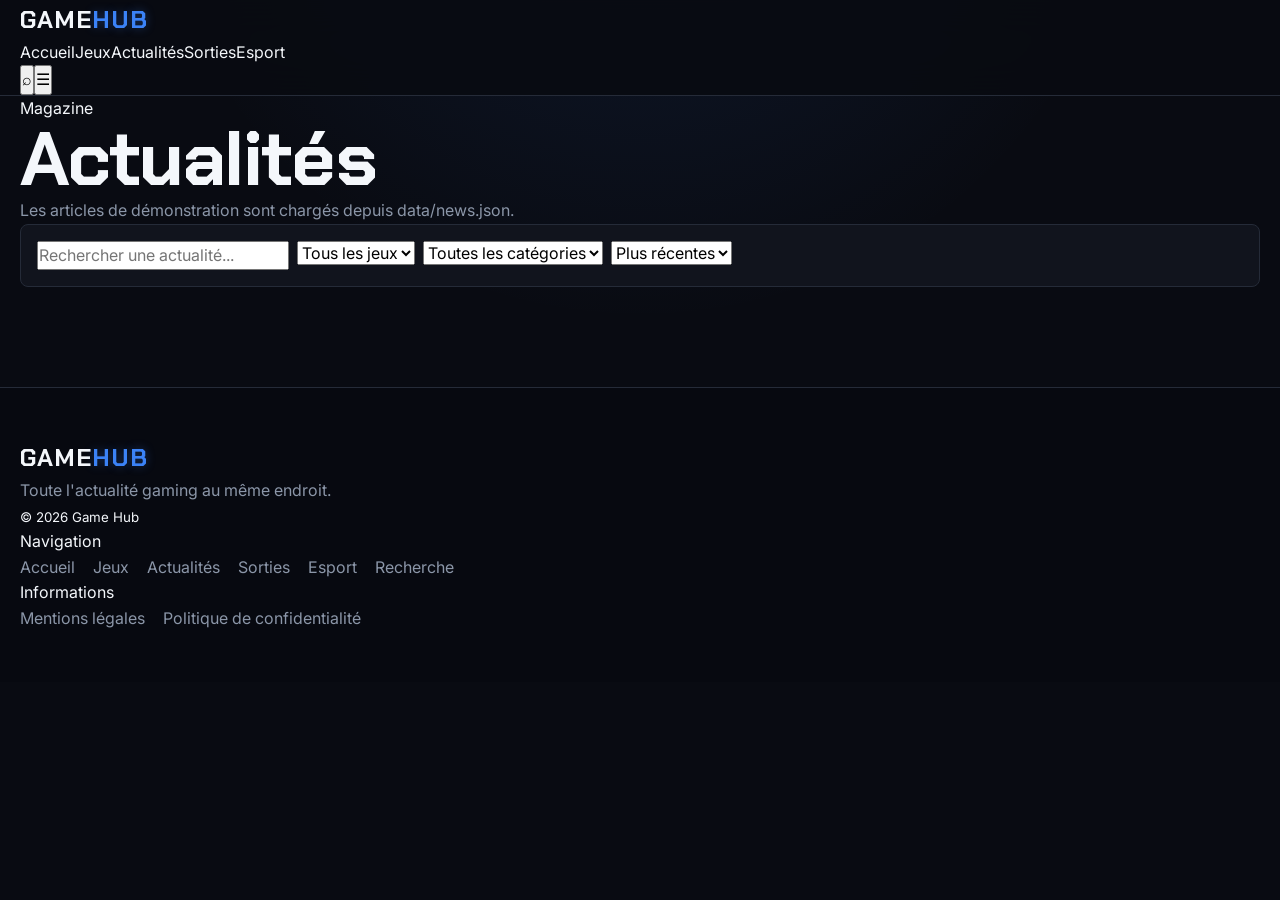
<file: actualites.html>
<!doctype html><html lang="fr"><head><meta charset="utf-8"><meta name="viewport" content="width=device-width,initial-scale=1"><title>Actualités gaming | GAME HUB</title><meta name="description" content="Toutes les actualités gaming de démonstration de GAME HUB."><meta name="robots" content="index,follow"><link rel="canonical" href="https://example.github.io/game-hub/"><meta property="og:title" content="Actualités gaming | GAME HUB"><meta property="og:description" content="Toutes les actualités gaming de démonstration de GAME HUB."><meta property="og:type" content="website"><link rel="stylesheet" href="css/style.css"><link rel="stylesheet" href="css/animations.css"></head><body><header class="site-header"><div class="container nav"><a class="logo" href="index.html">GAME<span>HUB</span></a><nav class="nav-links" aria-label="Navigation principale"><a href="index.html">Accueil</a><a href="jeux.html">Jeux</a><a href="actualites.html">Actualités</a><a href="sorties.html">Sorties</a><a href="esport.html">Esport</a></nav><div class="nav-actions"><button class="icon-btn" data-search aria-label="Ouvrir la recherche">⌕</button><button class="menu-btn" aria-label="Ouvrir le menu">☰</button></div></div></header><main class="container"><section class="page-head"><div class="eyebrow">Magazine</div><h1>Actualités</h1><p class="muted">Les articles de démonstration sont chargés depuis data/news.json.</p></section><div class="filters"><div class="filter-search"><input class="input" data-news-search placeholder="Rechercher une actualité..." aria-label="Rechercher une actualité"></div><div class="filter-control"><select class="select" data-news-game aria-label="Filtrer par jeu"><option value="">Tous les jeux</option></select></div><div class="filter-control"><select class="select" data-news-cat aria-label="Filtrer par catégorie"><option value="">Toutes les catégories</option></select></div><div class="filter-control"><select class="select" data-news-sort aria-label="Trier les actualités"><option value="recent">Plus récentes</option><option value="popular">Populaires</option></select></div></div><div class="grid news-grid" data-news-grid></div></main><footer class="site-footer"><div class="container footer-grid"><div><div class="logo">GAME<span>HUB</span></div><p>Toute l'actualité gaming au même endroit.</p><small>© 2026 Game Hub</small></div><div><div class="footer-title">Navigation</div><div class="footer-links"><a href="index.html">Accueil</a><a href="jeux.html">Jeux</a><a href="actualites.html">Actualités</a><a href="sorties.html">Sorties</a><a href="esport.html">Esport</a><a href="recherche.html">Recherche</a></div></div><div><div class="footer-title">Informations</div><div class="footer-links"><a href="mentions-legales.html">Mentions légales</a><a href="confidentialite.html">Politique de confidentialité</a></div></div></div></footer><script src="js/app.js"></script><script src="js/games.js"></script><script src="js/news.js"></script><script src="js/search.js"></script><script src="js/filters.js"></script><script src="js/game-page.js"></script></body></html>
</file>
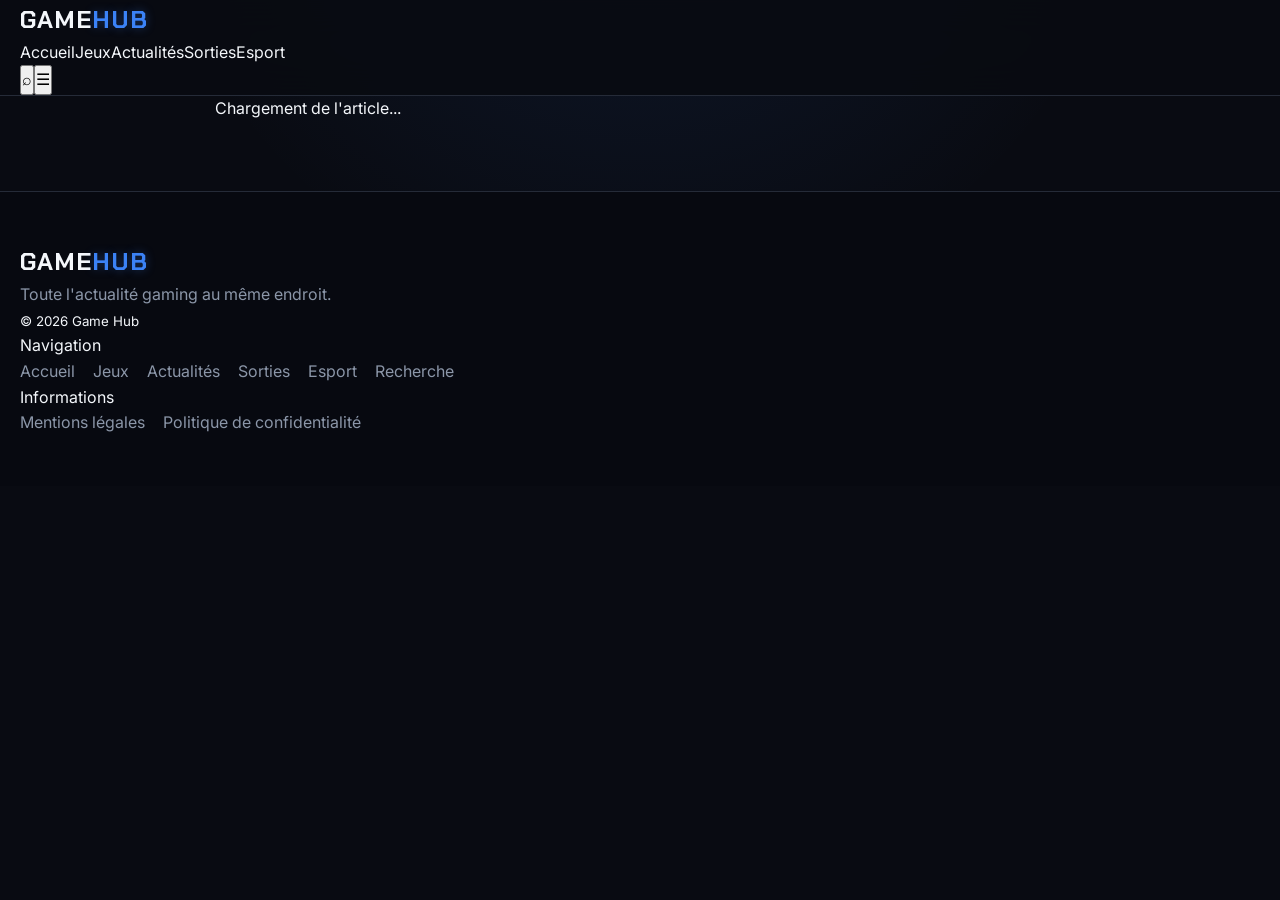
<file: article.html>
<!doctype html><html lang="fr"><head><meta charset="utf-8"><meta name="viewport" content="width=device-width,initial-scale=1"><title>Article | GAME HUB</title><meta name="description" content="Article dynamique de GAME HUB."><meta name="robots" content="index,follow"><link rel="canonical" href="https://example.github.io/game-hub/"><meta property="og:title" content="Article | GAME HUB"><meta property="og:description" content="Article dynamique de GAME HUB."><meta property="og:type" content="website"><link rel="stylesheet" href="css/style.css"><link rel="stylesheet" href="css/animations.css"></head><body><header class="site-header"><div class="container nav"><a class="logo" href="index.html">GAME<span>HUB</span></a><nav class="nav-links" aria-label="Navigation principale"><a href="index.html">Accueil</a><a href="jeux.html">Jeux</a><a href="actualites.html">Actualités</a><a href="sorties.html">Sorties</a><a href="esport.html">Esport</a></nav><div class="nav-actions"><button class="icon-btn" data-search aria-label="Ouvrir la recherche">⌕</button><button class="menu-btn" aria-label="Ouvrir le menu">☰</button></div></div></header><main class="container article" data-article><div class="empty">Chargement de l'article...</div></main><script>window.addEventListener('gh:ready',()=>{const root=document.querySelector('[data-article]');const a=GH.article(GH.params().get('id'));if(!a){root.innerHTML='<div class="empty"><h2>Article introuvable</h2><a class="btn btn-primary" href="actualites.html">Retour aux actualités</a></div>';return}const g=GH.game(a.game);document.title=`${a.title} | GAME HUB`;document.querySelector('meta[name="description"]')?.setAttribute('content',a.excerpt);const content=a.content.map(x=>x.type==='paragraph'?`<p>${GH.esc(x.text)}</p>`:x.type==='subtitle'?`<h2>${GH.esc(x.text)}</h2>`:x.type==='quote'?`<blockquote>${GH.esc(x.text)}</blockquote>`:x.type==='list'?`<ul>${x.items.map(i=>`<li>${GH.esc(i)}</li>`).join('')}</ul>`:'').join('');const similar=GH.news.filter(n=>n.id!==a.id&&(n.game===a.game||n.category===a.category)).slice(0,3);root.innerHTML=`<header class="article-header"><div class="eyebrow"><span class="pill">${GH.esc(a.category)}</span><span>${GH.esc(g?.name||a.game)}</span><span>•</span><span>${GH.formatDate(a.date)}</span></div><h1>${GH.esc(a.title)}</h1><p class="article-lead">${GH.esc(a.excerpt)}</p><div class="meta">Par ${GH.esc(a.author)} • ${GH.esc(a.readingTime)}</div><img src="${GH.esc(a.image)}" alt="${GH.esc(a.title)}" style="width:100%;aspect-ratio:16/8;object-fit:cover;border-radius:20px;margin-top:28px"></header><div class="article-content">${content}</div><section class="section"><div class="section-head"><h2 class="section-title">Articles similaires</h2></div><div class="grid news-grid">${similar.map(GH.cardNews).join('')}</div></section>`;GH.observe()});</script><footer class="site-footer"><div class="container footer-grid"><div><div class="logo">GAME<span>HUB</span></div><p>Toute l'actualité gaming au même endroit.</p><small>© 2026 Game Hub</small></div><div><div class="footer-title">Navigation</div><div class="footer-links"><a href="index.html">Accueil</a><a href="jeux.html">Jeux</a><a href="actualites.html">Actualités</a><a href="sorties.html">Sorties</a><a href="esport.html">Esport</a><a href="recherche.html">Recherche</a></div></div><div><div class="footer-title">Informations</div><div class="footer-links"><a href="mentions-legales.html">Mentions légales</a><a href="confidentialite.html">Politique de confidentialité</a></div></div></div></footer><script src="js/app.js"></script><script src="js/games.js"></script><script src="js/news.js"></script><script src="js/search.js"></script><script src="js/filters.js"></script><script src="js/game-page.js"></script></body></html>
</file>
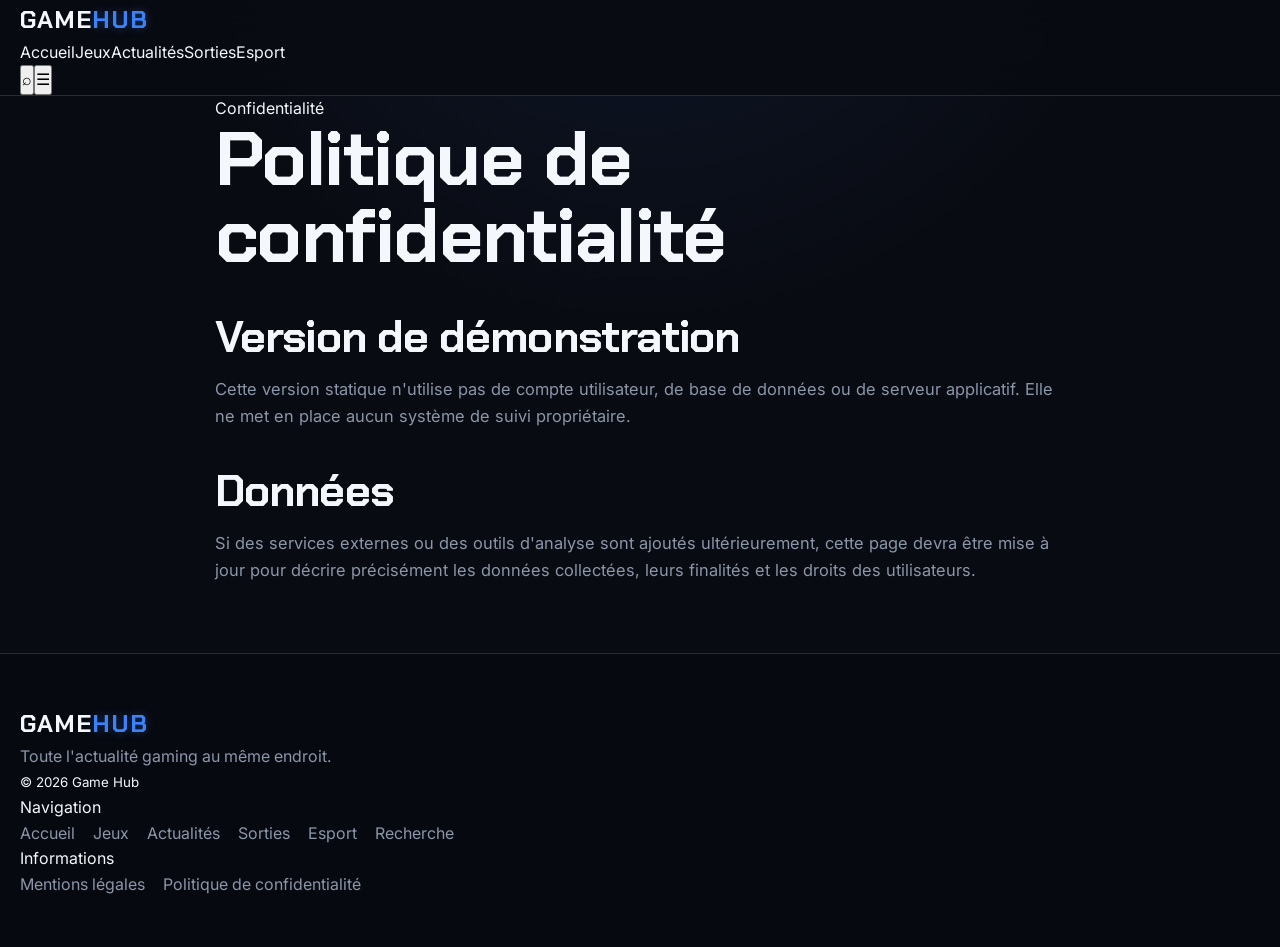
<file: confidentialite.html>
<!doctype html><html lang="fr"><head><meta charset="utf-8"><meta name="viewport" content="width=device-width,initial-scale=1"><title>Confidentialité | GAME HUB</title><meta name="description" content="Politique de confidentialité de GAME HUB."><meta name="robots" content="index,follow"><link rel="canonical" href="https://example.github.io/game-hub/"><meta property="og:title" content="Confidentialité | GAME HUB"><meta property="og:description" content="Politique de confidentialité de GAME HUB."><meta property="og:type" content="website"><link rel="stylesheet" href="css/style.css"><link rel="stylesheet" href="css/animations.css"></head><body><header class="site-header"><div class="container nav"><a class="logo" href="index.html">GAME<span>HUB</span></a><nav class="nav-links" aria-label="Navigation principale"><a href="index.html">Accueil</a><a href="jeux.html">Jeux</a><a href="actualites.html">Actualités</a><a href="sorties.html">Sorties</a><a href="esport.html">Esport</a></nav><div class="nav-actions"><button class="icon-btn" data-search aria-label="Ouvrir la recherche">⌕</button><button class="menu-btn" aria-label="Ouvrir le menu">☰</button></div></div></header><main class="container article"><div class="eyebrow">Confidentialité</div><h1>Politique de confidentialité</h1><div class="article-content"><h2>Version de démonstration</h2><p>Cette version statique n'utilise pas de compte utilisateur, de base de données ou de serveur applicatif. Elle ne met en place aucun système de suivi propriétaire.</p><h2>Données</h2><p>Si des services externes ou des outils d'analyse sont ajoutés ultérieurement, cette page devra être mise à jour pour décrire précisément les données collectées, leurs finalités et les droits des utilisateurs.</p></div></main><footer class="site-footer"><div class="container footer-grid"><div><div class="logo">GAME<span>HUB</span></div><p>Toute l'actualité gaming au même endroit.</p><small>© 2026 Game Hub</small></div><div><div class="footer-title">Navigation</div><div class="footer-links"><a href="index.html">Accueil</a><a href="jeux.html">Jeux</a><a href="actualites.html">Actualités</a><a href="sorties.html">Sorties</a><a href="esport.html">Esport</a><a href="recherche.html">Recherche</a></div></div><div><div class="footer-title">Informations</div><div class="footer-links"><a href="mentions-legales.html">Mentions légales</a><a href="confidentialite.html">Politique de confidentialité</a></div></div></div></footer><script src="js/app.js"></script><script src="js/games.js"></script><script src="js/news.js"></script><script src="js/search.js"></script><script src="js/filters.js"></script><script src="js/game-page.js"></script></body></html>
</file>
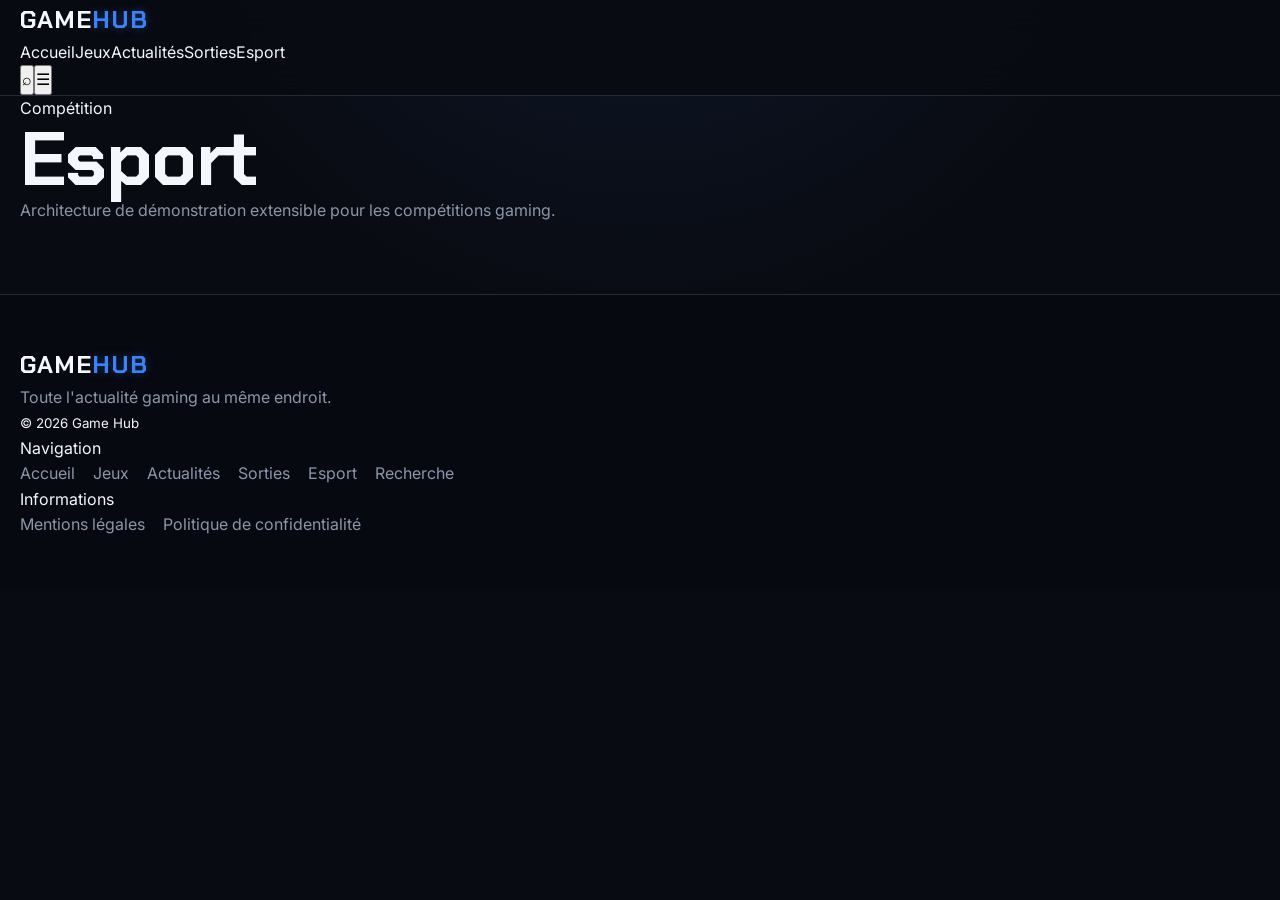
<file: esport.html>
<!doctype html><html lang="fr"><head><meta charset="utf-8"><meta name="viewport" content="width=device-width,initial-scale=1"><title>Esport | GAME HUB</title><meta name="description" content="Compétitions et événements esport de démonstration."><meta name="robots" content="index,follow"><link rel="canonical" href="https://example.github.io/game-hub/"><meta property="og:title" content="Esport | GAME HUB"><meta property="og:description" content="Compétitions et événements esport de démonstration."><meta property="og:type" content="website"><link rel="stylesheet" href="css/style.css"><link rel="stylesheet" href="css/animations.css"></head><body><header class="site-header"><div class="container nav"><a class="logo" href="index.html">GAME<span>HUB</span></a><nav class="nav-links" aria-label="Navigation principale"><a href="index.html">Accueil</a><a href="jeux.html">Jeux</a><a href="actualites.html">Actualités</a><a href="sorties.html">Sorties</a><a href="esport.html">Esport</a></nav><div class="nav-actions"><button class="icon-btn" data-search aria-label="Ouvrir la recherche">⌕</button><button class="menu-btn" aria-label="Ouvrir le menu">☰</button></div></div></header><main class="container"><section class="page-head"><div class="eyebrow">Compétition</div><h1>Esport</h1><p class="muted">Architecture de démonstration extensible pour les compétitions gaming.</p></section><div id="esport-list"></div></main><script>window.addEventListener('gh:ready',()=>{const games=['valorant','counter-strike-2','league-of-legends','rainbow-six-siege','call-of-duty'];document.querySelector('#esport-list').innerHTML=games.map((id,i)=>{const g=GH.game(id);return `<section class="esport-section"><div class="section-head"><div><div class="eyebrow">Discipline</div><h2 class="section-title">${GH.esc(g.name)}</h2></div></div><div class="table-wrap"><table><thead><tr><th>Compétition</th><th>Équipe A</th><th>Équipe B</th><th>Date</th><th>Résultat</th></tr></thead><tbody><tr><td>Événement de démonstration</td><td>Team Alpha</td><td>Team Omega</td><td>2026-09-${10+i}</td><td>Résultat démo</td></tr><tr><td>Tournoi de démonstration</td><td>Squad Nova</td><td>Squad Pulse</td><td>2026-10-${3+i}</td><td>À venir</td></tr></tbody></table></div></section>`}).join('')});</script><footer class="site-footer"><div class="container footer-grid"><div><div class="logo">GAME<span>HUB</span></div><p>Toute l'actualité gaming au même endroit.</p><small>© 2026 Game Hub</small></div><div><div class="footer-title">Navigation</div><div class="footer-links"><a href="index.html">Accueil</a><a href="jeux.html">Jeux</a><a href="actualites.html">Actualités</a><a href="sorties.html">Sorties</a><a href="esport.html">Esport</a><a href="recherche.html">Recherche</a></div></div><div><div class="footer-title">Informations</div><div class="footer-links"><a href="mentions-legales.html">Mentions légales</a><a href="confidentialite.html">Politique de confidentialité</a></div></div></div></footer><script src="js/app.js"></script><script src="js/games.js"></script><script src="js/news.js"></script><script src="js/search.js"></script><script src="js/filters.js"></script><script src="js/game-page.js"></script></body></html>
</file>
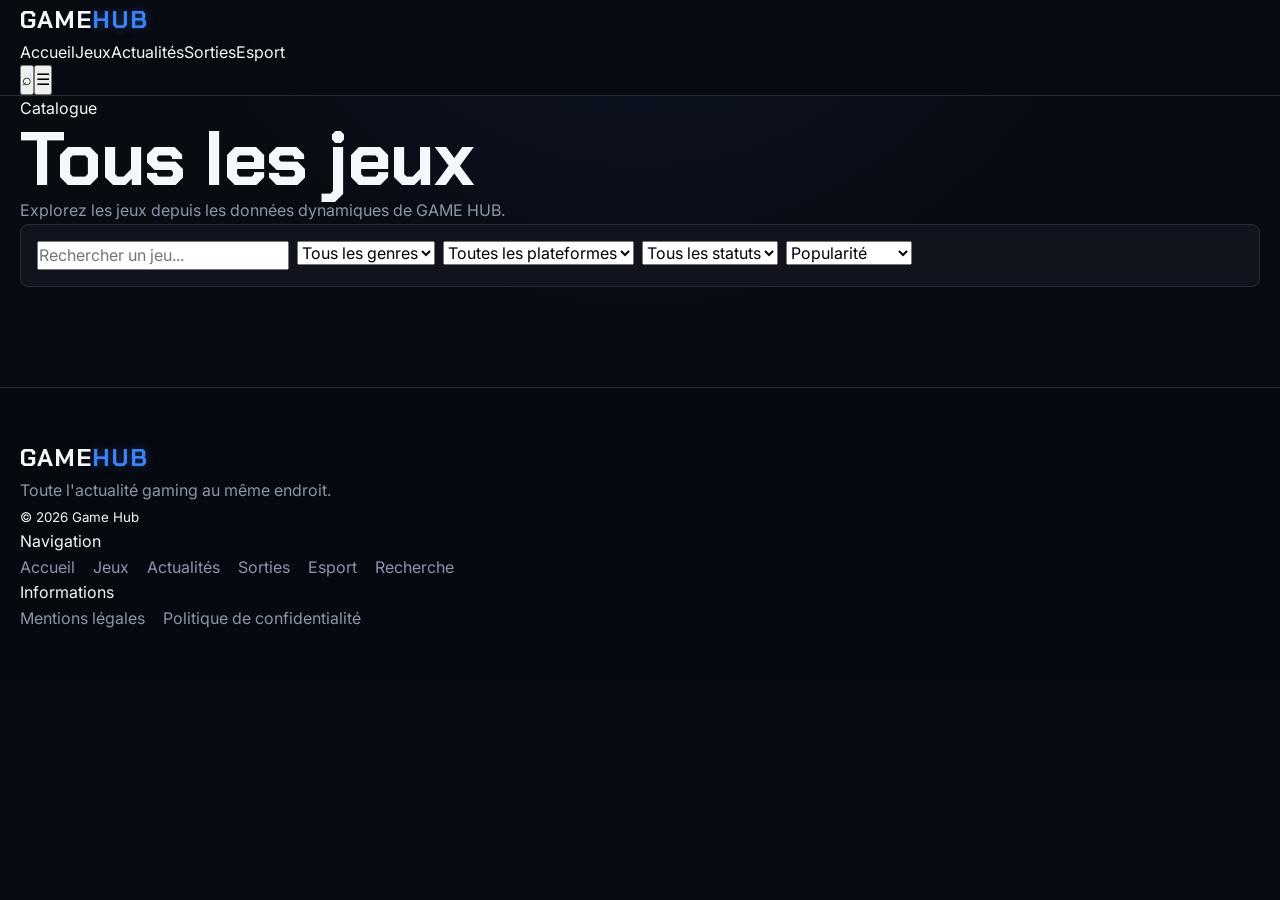
<file: jeux.html>
<!doctype html><html lang="fr"><head><meta charset="utf-8"><meta name="viewport" content="width=device-width,initial-scale=1"><title>Tous les jeux | GAME HUB</title><meta name="description" content="Catalogue dynamique des jeux vidéo de GAME HUB."><meta name="robots" content="index,follow"><link rel="canonical" href="https://example.github.io/game-hub/"><meta property="og:title" content="Tous les jeux | GAME HUB"><meta property="og:description" content="Catalogue dynamique des jeux vidéo de GAME HUB."><meta property="og:type" content="website"><link rel="stylesheet" href="css/style.css"><link rel="stylesheet" href="css/animations.css"></head><body><header class="site-header"><div class="container nav"><a class="logo" href="index.html">GAME<span>HUB</span></a><nav class="nav-links" aria-label="Navigation principale"><a href="index.html">Accueil</a><a href="jeux.html">Jeux</a><a href="actualites.html">Actualités</a><a href="sorties.html">Sorties</a><a href="esport.html">Esport</a></nav><div class="nav-actions"><button class="icon-btn" data-search aria-label="Ouvrir la recherche">⌕</button><button class="menu-btn" aria-label="Ouvrir le menu">☰</button></div></div></header><main class="container"><section class="page-head"><div class="eyebrow">Catalogue</div><h1>Tous les jeux</h1><p class="muted">Explorez les jeux depuis les données dynamiques de GAME HUB.</p></section><div class="filters"><div class="filter-search"><input class="input" data-game-search placeholder="Rechercher un jeu..." aria-label="Rechercher un jeu"></div><div class="filter-control"><select class="select" data-genre aria-label="Filtrer par genre"><option value="">Tous les genres</option></select></div><div class="filter-control"><select class="select" data-platform aria-label="Filtrer par plateforme"><option value="">Toutes les plateformes</option></select></div><div class="filter-control"><select class="select" data-status aria-label="Filtrer par statut"><option value="">Tous les statuts</option></select></div><div class="filter-control"><select class="select" data-sort aria-label="Trier les jeux"><option value="pop">Popularité</option><option value="name">Alphabétique</option><option value="date">Date de sortie</option></select></div></div><div class="grid game-grid" data-games-grid></div></main><footer class="site-footer"><div class="container footer-grid"><div><div class="logo">GAME<span>HUB</span></div><p>Toute l'actualité gaming au même endroit.</p><small>© 2026 Game Hub</small></div><div><div class="footer-title">Navigation</div><div class="footer-links"><a href="index.html">Accueil</a><a href="jeux.html">Jeux</a><a href="actualites.html">Actualités</a><a href="sorties.html">Sorties</a><a href="esport.html">Esport</a><a href="recherche.html">Recherche</a></div></div><div><div class="footer-title">Informations</div><div class="footer-links"><a href="mentions-legales.html">Mentions légales</a><a href="confidentialite.html">Politique de confidentialité</a></div></div></div></footer><script src="js/app.js"></script><script src="js/games.js"></script><script src="js/news.js"></script><script src="js/search.js"></script><script src="js/filters.js"></script><script src="js/game-page.js"></script></body></html>
</file>
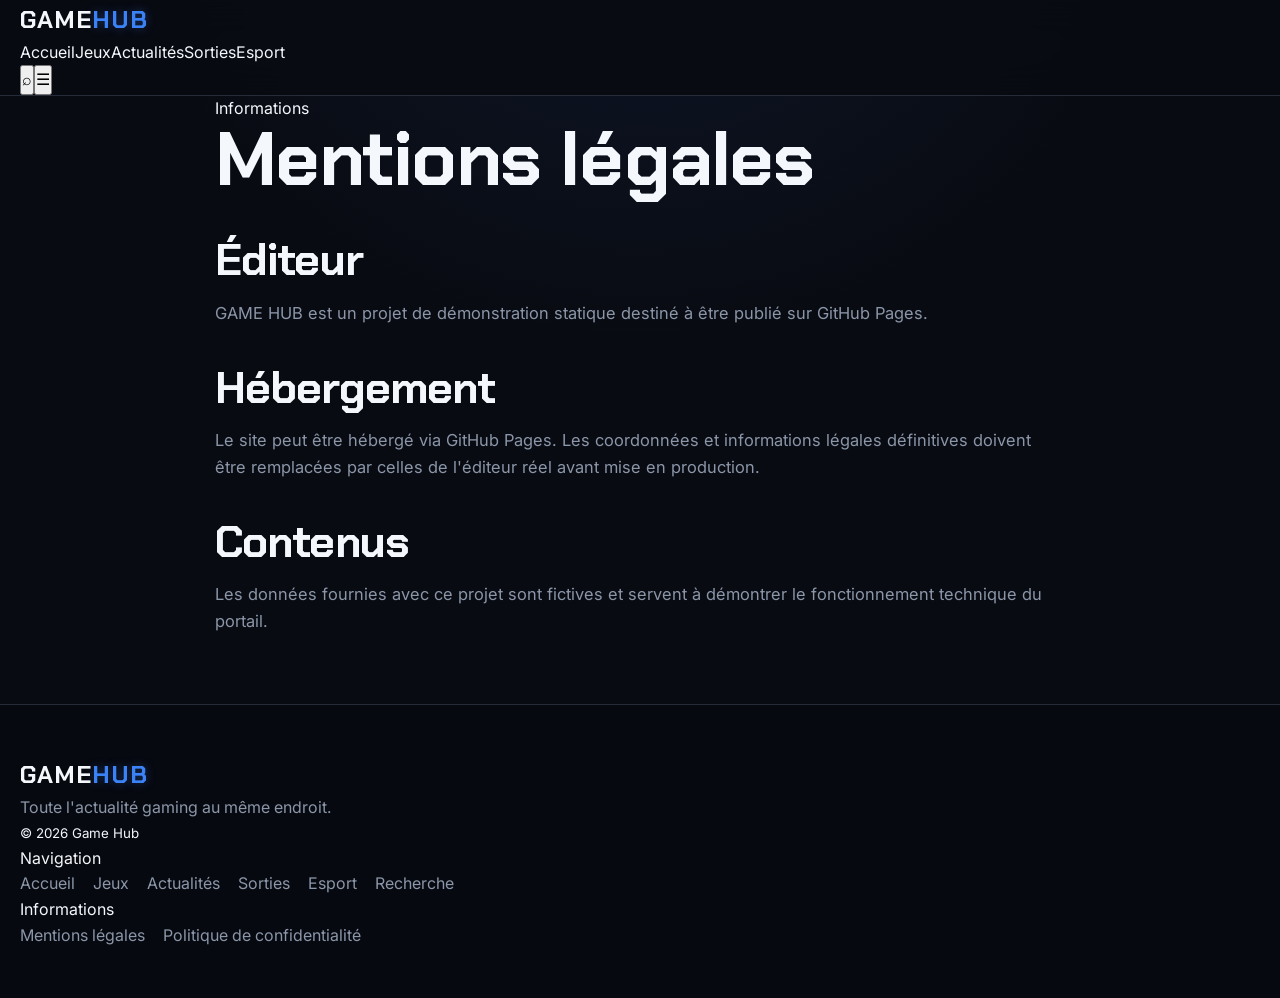
<file: mentions-legales.html>
<!doctype html><html lang="fr"><head><meta charset="utf-8"><meta name="viewport" content="width=device-width,initial-scale=1"><title>Mentions légales | GAME HUB</title><meta name="description" content="Mentions légales de GAME HUB."><meta name="robots" content="index,follow"><link rel="canonical" href="https://example.github.io/game-hub/"><meta property="og:title" content="Mentions légales | GAME HUB"><meta property="og:description" content="Mentions légales de GAME HUB."><meta property="og:type" content="website"><link rel="stylesheet" href="css/style.css"><link rel="stylesheet" href="css/animations.css"></head><body><header class="site-header"><div class="container nav"><a class="logo" href="index.html">GAME<span>HUB</span></a><nav class="nav-links" aria-label="Navigation principale"><a href="index.html">Accueil</a><a href="jeux.html">Jeux</a><a href="actualites.html">Actualités</a><a href="sorties.html">Sorties</a><a href="esport.html">Esport</a></nav><div class="nav-actions"><button class="icon-btn" data-search aria-label="Ouvrir la recherche">⌕</button><button class="menu-btn" aria-label="Ouvrir le menu">☰</button></div></div></header><main class="container article"><div class="eyebrow">Informations</div><h1>Mentions légales</h1><div class="article-content"><h2>Éditeur</h2><p>GAME HUB est un projet de démonstration statique destiné à être publié sur GitHub Pages.</p><h2>Hébergement</h2><p>Le site peut être hébergé via GitHub Pages. Les coordonnées et informations légales définitives doivent être remplacées par celles de l'éditeur réel avant mise en production.</p><h2>Contenus</h2><p>Les données fournies avec ce projet sont fictives et servent à démontrer le fonctionnement technique du portail.</p></div></main><footer class="site-footer"><div class="container footer-grid"><div><div class="logo">GAME<span>HUB</span></div><p>Toute l'actualité gaming au même endroit.</p><small>© 2026 Game Hub</small></div><div><div class="footer-title">Navigation</div><div class="footer-links"><a href="index.html">Accueil</a><a href="jeux.html">Jeux</a><a href="actualites.html">Actualités</a><a href="sorties.html">Sorties</a><a href="esport.html">Esport</a><a href="recherche.html">Recherche</a></div></div><div><div class="footer-title">Informations</div><div class="footer-links"><a href="mentions-legales.html">Mentions légales</a><a href="confidentialite.html">Politique de confidentialité</a></div></div></div></footer><script src="js/app.js"></script><script src="js/games.js"></script><script src="js/news.js"></script><script src="js/search.js"></script><script src="js/filters.js"></script><script src="js/game-page.js"></script></body></html>
</file>
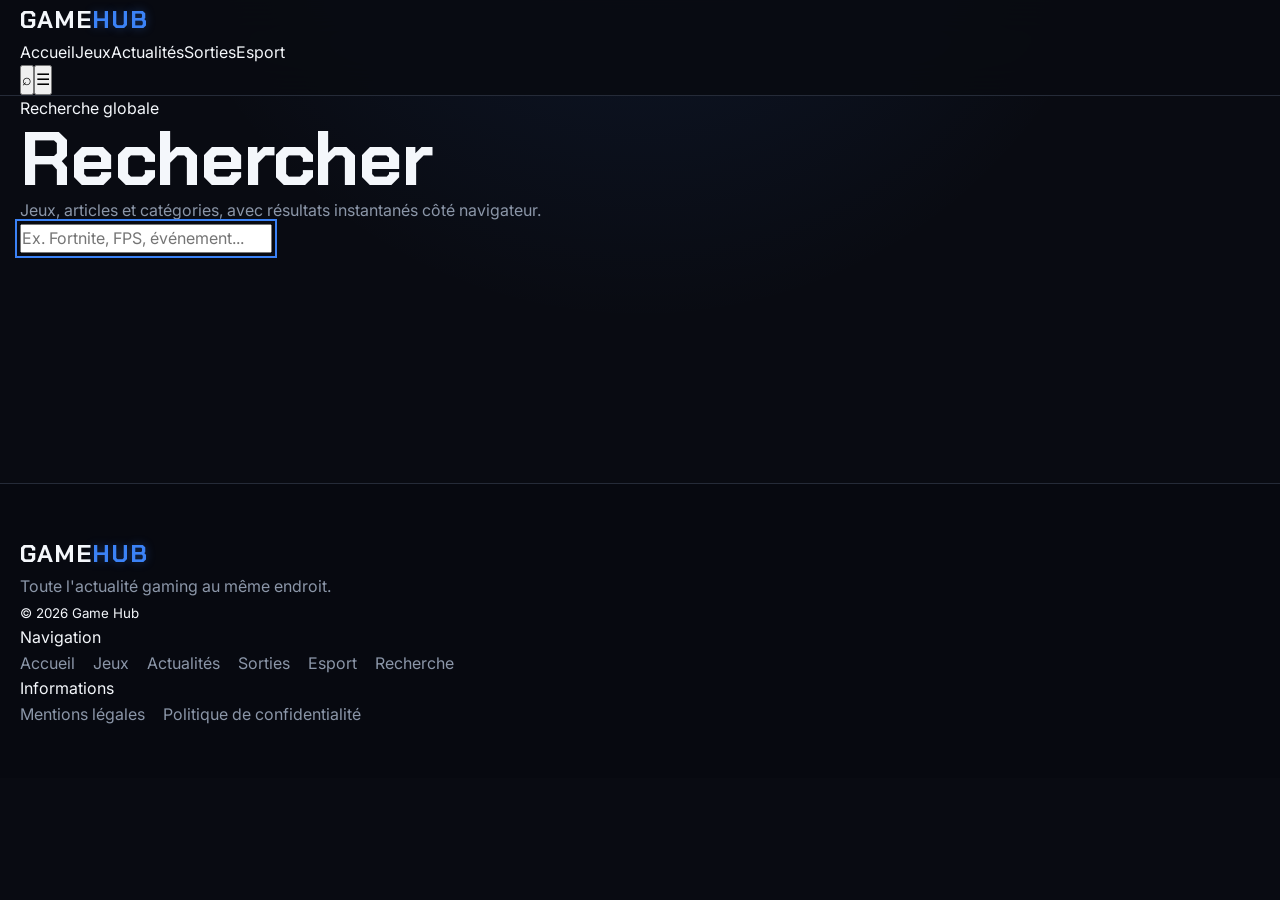
<file: recherche.html>
<!doctype html><html lang="fr"><head><meta charset="utf-8"><meta name="viewport" content="width=device-width,initial-scale=1"><title>Recherche | GAME HUB</title><meta name="description" content="Recherche globale dans les jeux et actualités de GAME HUB."><meta name="robots" content="index,follow"><link rel="canonical" href="https://example.github.io/game-hub/"><meta property="og:title" content="Recherche | GAME HUB"><meta property="og:description" content="Recherche globale dans les jeux et actualités de GAME HUB."><meta property="og:type" content="website"><link rel="stylesheet" href="css/style.css"><link rel="stylesheet" href="css/animations.css"></head><body><header class="site-header"><div class="container nav"><a class="logo" href="index.html">GAME<span>HUB</span></a><nav class="nav-links" aria-label="Navigation principale"><a href="index.html">Accueil</a><a href="jeux.html">Jeux</a><a href="actualites.html">Actualités</a><a href="sorties.html">Sorties</a><a href="esport.html">Esport</a></nav><div class="nav-actions"><button class="icon-btn" data-search aria-label="Ouvrir la recherche">⌕</button><button class="menu-btn" aria-label="Ouvrir le menu">☰</button></div></div></header><main class="container"><section class="page-head"><div class="eyebrow">Recherche globale</div><h1>Rechercher</h1><p class="muted">Jeux, articles et catégories, avec résultats instantanés côté navigateur.</p></section><input class="input" data-global-search autofocus placeholder="Ex. Fortnite, FPS, événement..." aria-label="Recherche globale"><section class="section"><div class="grid" data-search-results></div></section></main><footer class="site-footer"><div class="container footer-grid"><div><div class="logo">GAME<span>HUB</span></div><p>Toute l'actualité gaming au même endroit.</p><small>© 2026 Game Hub</small></div><div><div class="footer-title">Navigation</div><div class="footer-links"><a href="index.html">Accueil</a><a href="jeux.html">Jeux</a><a href="actualites.html">Actualités</a><a href="sorties.html">Sorties</a><a href="esport.html">Esport</a><a href="recherche.html">Recherche</a></div></div><div><div class="footer-title">Informations</div><div class="footer-links"><a href="mentions-legales.html">Mentions légales</a><a href="confidentialite.html">Politique de confidentialité</a></div></div></div></footer><script src="js/app.js"></script><script src="js/games.js"></script><script src="js/news.js"></script><script src="js/search.js"></script><script src="js/filters.js"></script><script src="js/game-page.js"></script></body></html>
</file>
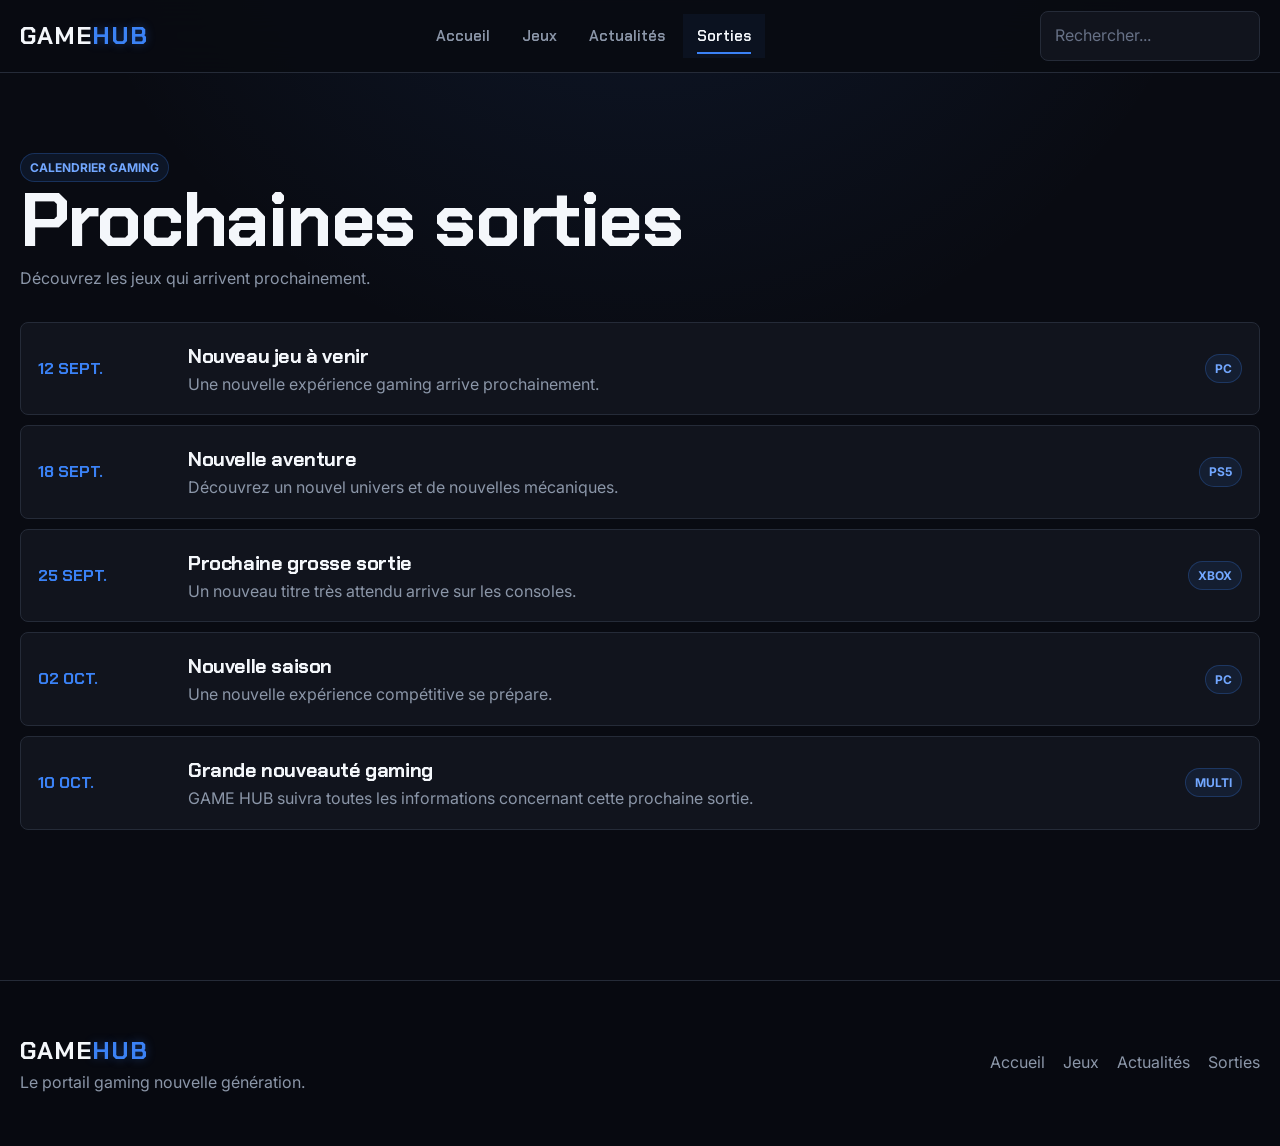
<file: releases.html>
<!DOCTYPE html>
<html lang="fr">

<head>
    <meta charset="UTF-8">
    <meta name="viewport" content="width=device-width, initial-scale=1.0">

    <meta
        name="description"
        content="Découvrez les prochaines sorties de jeux vidéo sur GAME HUB."
    >

    <title>Sorties | GAME HUB</title>

    <link rel="stylesheet" href="css/style.css">
    <link rel="stylesheet" href="css/animations.css">
</head>

<body>

<header class="site-header">

    <div class="container header-inner">

        <a href="index.html" class="logo">
            GAME<span>HUB</span>
        </a>

        <button
            class="menu-toggle"
            type="button"
            aria-label="Ouvrir le menu"
        >
            ☰
        </button>

        <nav class="main-nav">

            <a href="index.html">
                Accueil
            </a>

            <a href="games.html">
                Jeux
            </a>

            <a href="news.html">
                Actualités
            </a>

            <a href="releases.html" class="active">
                Sorties
            </a>

        </nav>

        <div class="header-search">

            <input
                type="search"
                placeholder="Rechercher..."
                aria-label="Rechercher une sortie"
            >

        </div>

    </div>

</header>


<main>

    <section class="section">

        <div class="container">

            <div class="section-header">

                <div>

                    <span class="badge">
                        CALENDRIER GAMING
                    </span>

                    <h1>
                        Prochaines sorties
                    </h1>

                    <p>
                        Découvrez les jeux qui arrivent prochainement.
                    </p>

                </div>

            </div>


            <div class="release-list">


                <article class="release-item">

                    <div class="release-date">
                        12 SEPT.
                    </div>

                    <div>

                        <h3>
                            Nouveau jeu à venir
                        </h3>

                        <p>
                            Une nouvelle expérience gaming arrive prochainement.
                        </p>

                    </div>

                    <span class="badge">
                        PC
                    </span>

                </article>


                <article class="release-item">

                    <div class="release-date">
                        18 SEPT.
                    </div>

                    <div>

                        <h3>
                            Nouvelle aventure
                        </h3>

                        <p>
                            Découvrez un nouvel univers et de nouvelles mécaniques.
                        </p>

                    </div>

                    <span class="badge">
                        PS5
                    </span>

                </article>


                <article class="release-item">

                    <div class="release-date">
                        25 SEPT.
                    </div>

                    <div>

                        <h3>
                            Prochaine grosse sortie
                        </h3>

                        <p>
                            Un nouveau titre très attendu arrive sur les consoles.
                        </p>

                    </div>

                    <span class="badge">
                        XBOX
                    </span>

                </article>


                <article class="release-item">

                    <div class="release-date">
                        02 OCT.
                    </div>

                    <div>

                        <h3>
                            Nouvelle saison
                        </h3>

                        <p>
                            Une nouvelle expérience compétitive se prépare.
                        </p>

                    </div>

                    <span class="badge">
                        PC
                    </span>

                </article>


                <article class="release-item">

                    <div class="release-date">
                        10 OCT.
                    </div>

                    <div>

                        <h3>
                            Grande nouveauté gaming
                        </h3>

                        <p>
                            GAME HUB suivra toutes les informations concernant
                            cette prochaine sortie.
                        </p>

                    </div>

                    <span class="badge">
                        MULTI
                    </span>

                </article>

            </div>

        </div>

    </section>

</main>


<footer class="site-footer">

    <div class="container footer-inner">

        <div>

            <a href="index.html" class="logo">
                GAME<span>HUB</span>
            </a>

            <p>
                Le portail gaming nouvelle génération.
            </p>

        </div>

        <div class="footer-links">

            <a href="index.html">
                Accueil
            </a>

            <a href="games.html">
                Jeux
            </a>

            <a href="news.html">
                Actualités
            </a>

            <a href="releases.html">
                Sorties
            </a>

        </div>

    </div>

</footer>


<script src="js/main.js"></script>

</body>
</html>
</file>
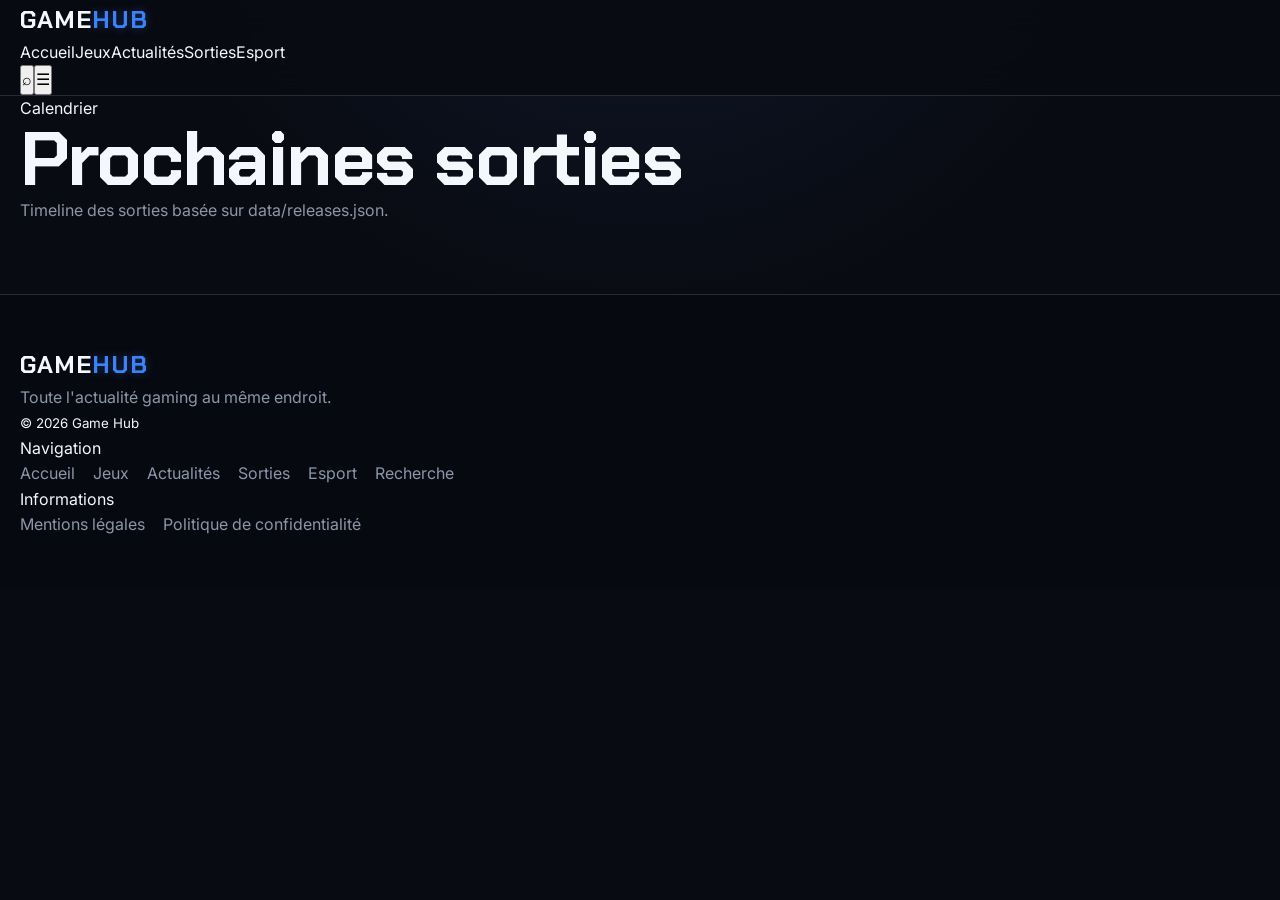
<file: sorties.html>
<!doctype html><html lang="fr"><head><meta charset="utf-8"><meta name="viewport" content="width=device-width,initial-scale=1"><title>Sorties jeux vidéo | GAME HUB</title><meta name="description" content="Calendrier des sorties de jeux vidéo de démonstration."><meta name="robots" content="index,follow"><link rel="canonical" href="https://example.github.io/game-hub/"><meta property="og:title" content="Sorties jeux vidéo | GAME HUB"><meta property="og:description" content="Calendrier des sorties de jeux vidéo de démonstration."><meta property="og:type" content="website"><link rel="stylesheet" href="css/style.css"><link rel="stylesheet" href="css/animations.css"></head><body><header class="site-header"><div class="container nav"><a class="logo" href="index.html">GAME<span>HUB</span></a><nav class="nav-links" aria-label="Navigation principale"><a href="index.html">Accueil</a><a href="jeux.html">Jeux</a><a href="actualites.html">Actualités</a><a href="sorties.html">Sorties</a><a href="esport.html">Esport</a></nav><div class="nav-actions"><button class="icon-btn" data-search aria-label="Ouvrir la recherche">⌕</button><button class="menu-btn" aria-label="Ouvrir le menu">☰</button></div></div></header><main class="container"><section class="page-head"><div class="eyebrow">Calendrier</div><h1>Prochaines sorties</h1><p class="muted">Timeline des sorties basée sur data/releases.json.</p></section><div class="release-timeline" id="releases"></div></main><script>window.addEventListener('gh:ready',()=>{const el=document.querySelector('#releases');const now=new Date();const a=GH.releases.slice().sort((x,y)=>new Date(x.date)-new Date(y.date));el.innerHTML=a.map(r=>`<article class="release-row reveal"><div class="release-date">${GH.formatDate(r.date)}</div><div class="card" style="margin:0"><div class="card-body"><div class="meta"><span class="tag">${GH.esc(r.status)}</span><span>${GH.esc(r.genre)}</span></div><h3>${GH.esc(r.name)}</h3><p>${GH.esc(r.description)}</p><div class="card-footer"><span>${GH.esc(r.platforms.join(' • '))}</span></div></div></div></article>`).join('');GH.observe()});</script><footer class="site-footer"><div class="container footer-grid"><div><div class="logo">GAME<span>HUB</span></div><p>Toute l'actualité gaming au même endroit.</p><small>© 2026 Game Hub</small></div><div><div class="footer-title">Navigation</div><div class="footer-links"><a href="index.html">Accueil</a><a href="jeux.html">Jeux</a><a href="actualites.html">Actualités</a><a href="sorties.html">Sorties</a><a href="esport.html">Esport</a><a href="recherche.html">Recherche</a></div></div><div><div class="footer-title">Informations</div><div class="footer-links"><a href="mentions-legales.html">Mentions légales</a><a href="confidentialite.html">Politique de confidentialité</a></div></div></div></footer><script src="js/app.js"></script><script src="js/games.js"></script><script src="js/news.js"></script><script src="js/search.js"></script><script src="js/filters.js"></script><script src="js/game-page.js"></script></body></html>
</file>
<file: css/style.css>
@import url('https://fonts.googleapis.com/css2?family=Chakra+Petch:wght@400;500;600;700&family=Inter:wght@400;500;600;700;800&display=swap');

/* =========================================================
   GAME HUB - STYLE BASE44
   ========================================================= */

:root {
    --background: #090b12;
    --foreground: #f4f7fb;

    --card: #11141d;
    --card-hover: #171c28;

    --primary: #3b82f6;
    --primary-dark: #2563eb;

    --secondary: #171b26;
    --muted: #171b26;
    --muted-foreground: #8b96a8;

    --border: #252b38;
    --input: #252b38;

    --red: #ef4444;
    --green: #22c55e;
    --yellow: #f59e0b;

    --radius: 8px;

    --font-heading: "Chakra Petch", sans-serif;
    --font-body: "Inter", sans-serif;
}

/* =========================================================
   RESET
   ========================================================= */

* {
    box-sizing: border-box;
    margin: 0;
    padding: 0;
}

html {
    scroll-behavior: smooth;
}

body {
    min-height: 100vh;
    background:
        radial-gradient(
            circle at 50% -20%,
            rgba(59, 130, 246, 0.12),
            transparent 40%
        ),
        var(--background);

    color: var(--foreground);
    font-family: var(--font-body);
    line-height: 1.6;

    -webkit-font-smoothing: antialiased;
}

a {
    color: inherit;
    text-decoration: none;
}

img {
    max-width: 100%;
    display: block;
}

button,
input,
select,
textarea {
    font: inherit;
}

button {
    cursor: pointer;
}

/* =========================================================
   TYPOGRAPHY
   ========================================================= */

h1,
h2,
h3,
h4,
h5,
h6 {
    font-family: var(--font-heading);
    letter-spacing: -0.02em;
}

h1 {
    font-size: clamp(2.4rem, 6vw, 5rem);
    line-height: 1;
}

h2 {
    font-size: clamp(1.8rem, 4vw, 2.8rem);
    line-height: 1.1;
}

h3 {
    font-size: 1.25rem;
}

p {
    color: var(--muted-foreground);
}

/* =========================================================
   CONTAINER
   ========================================================= */

.container {
    width: min(100% - 40px, 1240px);
    margin: 0 auto;
}

/* =========================================================
   HEADER
   ========================================================= */

.site-header {
    position: sticky;
    top: 0;
    z-index: 1000;

    background: rgba(9, 11, 18, 0.92);
    border-bottom: 1px solid var(--border);

    backdrop-filter: blur(18px);
}

.header-inner {
    min-height: 72px;

    display: flex;
    align-items: center;
    justify-content: space-between;

    gap: 30px;
}

/* =========================================================
   LOGO
   ========================================================= */

.logo {
    display: inline-flex;
    align-items: center;

    font-family: var(--font-heading);
    font-size: 1.55rem;
    font-weight: 700;

    letter-spacing: 0.04em;
}

.logo span {
    color: var(--primary);
}

/* =========================================================
   NAVIGATION
   ========================================================= */

.main-nav {
    display: flex;
    align-items: center;
    gap: 4px;
}

.main-nav a {
    position: relative;

    padding: 10px 14px;

    color: var(--muted-foreground);

    font-family: var(--font-heading);
    font-size: 0.95rem;
    font-weight: 600;

    transition:
        color 0.2s ease,
        background 0.2s ease;
}

.main-nav a::after {
    content: "";

    position: absolute;
    left: 14px;
    right: 14px;
    bottom: 4px;

    height: 2px;

    background: var(--primary);

    transform: scaleX(0);
    transform-origin: center;

    transition: transform 0.2s ease;
}

.main-nav a:hover,
.main-nav a.active {
    color: var(--foreground);
    background: rgba(59, 130, 246, 0.06);
}

.main-nav a:hover::after,
.main-nav a.active::after {
    transform: scaleX(1);
}

/* =========================================================
   SEARCH
   ========================================================= */

.header-search {
    width: 220px;
}

.header-search input,
.search-box input {
    width: 100%;

    padding: 11px 14px;

    border: 1px solid var(--border);
    border-radius: var(--radius);

    outline: none;

    color: var(--foreground);
    background: var(--card);

    transition:
        border-color 0.2s ease,
        box-shadow 0.2s ease;
}

.header-search input::placeholder,
.search-box input::placeholder {
    color: #667085;
}

.header-search input:focus,
.search-box input:focus {
    border-color: var(--primary);

    box-shadow:
        0 0 0 1px rgba(59, 130, 246, 0.25),
        0 0 18px rgba(59, 130, 246, 0.12);
}

/* =========================================================
   MOBILE MENU
   ========================================================= */

.menu-toggle {
    display: none;

    padding: 9px 12px;

    border: 1px solid var(--border);
    border-radius: var(--radius);

    color: var(--foreground);
    background: var(--card);
}

/* =========================================================
   HERO
   ========================================================= */

.hero {
    position: relative;

    min-height: 600px;

    display: flex;
    align-items: center;

    overflow: hidden;

    border-bottom: 1px solid var(--border);
}

.hero::before {
    content: "";

    position: absolute;
    inset: 0;

    background:
        linear-gradient(
            90deg,
            rgba(9, 11, 18, 0.98) 0%,
            rgba(9, 11, 18, 0.78) 45%,
            rgba(9, 11, 18, 0.45) 100%
        );

    pointer-events: none;
}

.hero::after {
    content: "";

    position: absolute;

    width: 600px;
    height: 600px;

    right: -250px;
    top: -200px;

    border-radius: 50%;

    background: rgba(59, 130, 246, 0.08);

    filter: blur(100px);

    pointer-events: none;
}

.hero-content {
    position: relative;
    z-index: 2;

    max-width: 780px;
}

.hero h1 {
    margin-bottom: 24px;

    font-weight: 700;

    text-shadow:
        0 0 35px rgba(59, 130, 246, 0.12);
}

.hero h1 span {
    color: var(--primary);
}

.hero p {
    max-width: 680px;

    margin-bottom: 30px;

    font-size: 1.1rem;
}

/* =========================================================
   SECTIONS
   ========================================================= */

.section {
    padding: 80px 0;
}

.section-header {
    display: flex;
    align-items: flex-end;
    justify-content: space-between;

    gap: 20px;

    margin-bottom: 30px;
}

.section-header h2 {
    font-weight: 700;
}

.section-header p {
    margin-top: 7px;
}

/* =========================================================
   BUTTONS
   ========================================================= */

.btn {
    display: inline-flex;
    align-items: center;
    justify-content: center;

    gap: 8px;

    padding: 11px 17px;

    border: 1px solid var(--border);
    border-radius: var(--radius);

    color: var(--foreground);
    background: var(--card);

    font-family: var(--font-heading);
    font-weight: 600;

    transition:
        transform 0.2s ease,
        border-color 0.2s ease,
        background 0.2s ease,
        box-shadow 0.2s ease;
}

.btn:hover {
    transform: translateY(-2px);

    border-color: #344052;

    background: var(--card-hover);
}

.btn-primary {
    border-color: transparent;

    background: var(--primary);

    box-shadow:
        0 0 0 1px rgba(59, 130, 246, 0.15),
        0 8px 30px rgba(59, 130, 246, 0.18);
}

.btn-primary:hover {
    background: var(--primary-dark);

    border-color: transparent;

    box-shadow:
        0 0 0 1px rgba(59, 130, 246, 0.3),
        0 10px 35px rgba(59, 130, 246, 0.25);
}

/* =========================================================
   GRID
   ========================================================= */

.grid {
    display: grid;
    gap: 20px;
}

.grid-2 {
    grid-template-columns: repeat(2, minmax(0, 1fr));
}

.grid-3 {
    grid-template-columns: repeat(3, minmax(0, 1fr));
}

.grid-4 {
    grid-template-columns: repeat(4, minmax(0, 1fr));
}

/* =========================================================
   CARDS
   ========================================================= */

.card {
    position: relative;

    overflow: hidden;

    border: 1px solid var(--border);
    border-radius: var(--radius);

    background: var(--card);

    transition:
        transform 0.25s ease,
        border-color 0.25s ease,
        box-shadow 0.25s ease;
}

.card:hover {
    transform: translateY(-4px);

    border-color: rgba(59, 130, 246, 0.45);

    box-shadow:
        0 0 0 1px rgba(59, 130, 246, 0.08),
        0 15px 45px rgba(0, 0, 0, 0.35);
}

.card-image {
    position: relative;

    aspect-ratio: 16 / 9;

    overflow: hidden;

    background: #0c1018;
}

.card-image::after {
    content: "";

    position: absolute;
    inset: 0;

    background:
        linear-gradient(
            180deg,
            transparent 50%,
            rgba(0, 0, 0, 0.45)
        );

    pointer-events: none;
}

.card-image img {
    width: 100%;
    height: 100%;

    object-fit: cover;

    transition: transform 0.4s ease;
}

.card:hover .card-image img {
    transform: scale(1.05);
}

.card-body {
    padding: 18px;
}

.card-body h3 {
    margin-bottom: 7px;
}

.card-body p {
    font-size: 0.92rem;
}

/* =========================================================
   BADGES
   ========================================================= */

.badge {
    display: inline-flex;
    align-items: center;

    width: fit-content;

    padding: 4px 9px;

    border: 1px solid rgba(59, 130, 246, 0.25);
    border-radius: 999px;

    color: #72a7ff;
    background: rgba(59, 130, 246, 0.09);

    font-size: 0.75rem;
    font-weight: 700;
}

.badge-purple {
    color: #b29cff;
    background: rgba(124, 92, 255, 0.1);
    border-color: rgba(124, 92, 255, 0.25);
}

.badge-danger {
    color: #ff7d92;
    background: rgba(239, 68, 68, 0.1);
    border-color: rgba(239, 68, 68, 0.25);
}

.badge-success {
    color: #5ee89a;
    background: rgba(34, 197, 94, 0.1);
    border-color: rgba(34, 197, 94, 0.25);
}

/* =========================================================
   META
   ========================================================= */

.card-meta {
    display: flex;
    flex-wrap: wrap;

    gap: 7px;

    margin-top: 14px;
}

/* =========================================================
   GAME CARDS
   ========================================================= */

.game-card .game-title {
    display: flex;
    align-items: flex-start;
    justify-content: space-between;

    gap: 10px;
}

.game-card .game-title h3 {
    margin: 0;
}

/* =========================================================
   NEWS
   ========================================================= */

.news-card .news-date {
    margin-bottom: 6px;

    color: var(--primary);

    font-size: 0.78rem;
    font-weight: 700;

    text-transform: uppercase;
    letter-spacing: 0.06em;
}

.news-card h3 {
    line-height: 1.25;
}

/* =========================================================
   FILTERS
   ========================================================= */

.filters {
    display: flex;
    flex-wrap: wrap;

    gap: 8px;

    padding: 16px;

    margin-bottom: 30px;

    border: 1px solid var(--border);
    border-radius: var(--radius);

    background: var(--card);
}

.filter-btn {
    padding: 8px 13px;

    border: 1px solid var(--border);
    border-radius: 6px;

    color: var(--muted-foreground);
    background: transparent;

    font-family: var(--font-heading);
    font-weight: 600;

    transition: 0.2s ease;
}

.filter-btn:hover,
.filter-btn.active {
    color: var(--foreground);

    border-color: rgba(59, 130, 246, 0.55);

    background: rgba(59, 130, 246, 0.09);
}

/* =========================================================
   SEARCH PAGE
   ========================================================= */

.search-box {
    display: flex;

    gap: 10px;

    margin-bottom: 30px;
}

/* =========================================================
   GAME DETAIL
   ========================================================= */

.game-hero {
    padding: 90px 0;

    background:
        radial-gradient(
            circle at 75% 40%,
            rgba(59, 130, 246, 0.1),
            transparent 38%
        ),
        var(--background);

    border-bottom: 1px solid var(--border);
}

.game-detail {
    display: grid;

    grid-template-columns: 1.05fr 0.95fr;

    align-items: center;

    gap: 50px;
}

.game-detail h1 {
    margin-bottom: 18px;
}

.game-detail p {
    max-width: 680px;
}

.game-cover {
    overflow: hidden;

    border: 1px solid var(--border);
    border-radius: var(--radius);

    box-shadow:
        0 0 0 1px rgba(59, 130, 246, 0.05),
        0 25px 70px rgba(0, 0, 0, 0.4);
}

.game-cover img {
    width: 100%;

    aspect-ratio: 16 / 9;

    object-fit: cover;
}

/* =========================================================
   ARTICLE
   ========================================================= */

.article {
    max-width: 850px;

    margin: 0 auto;
}

.article-header {
    margin-bottom: 35px;
}

.article-header h1 {
    margin-bottom: 15px;

    font-size: clamp(2.2rem, 5vw, 4.2rem);
}

.article-header .date {
    color: var(--primary);

    font-family: var(--font-heading);
    font-weight: 600;
}

.article-content {
    color: #c8d0dc;

    font-size: 1.03rem;
}

.article-content p {
    margin-bottom: 20px;
}

.article-content h2 {
    margin: 38px 0 14px;

    color: var(--foreground);
}

.article-content h3 {
    margin: 28px 0 10px;
}

.article-content img {
    width: 100%;

    margin: 30px 0;

    border: 1px solid var(--border);
    border-radius: var(--radius);
}

/* =========================================================
   RELEASES
   ========================================================= */

.release-list {
    display: grid;

    gap: 10px;
}

.release-item {
    display: grid;

    grid-template-columns: 130px 1fr auto;

    align-items: center;

    gap: 20px;

    padding: 17px;

    border: 1px solid var(--border);
    border-radius: var(--radius);

    background: var(--card);

    transition: border-color 0.2s ease;
}

.release-item:hover {
    border-color: rgba(59, 130, 246, 0.4);
}

.release-date {
    color: var(--primary);

    font-family: var(--font-heading);
    font-weight: 700;
}

/* =========================================================
   TABLE
   ========================================================= */

.table-wrapper {
    overflow-x: auto;

    border: 1px solid var(--border);
    border-radius: var(--radius);
}

table {
    width: 100%;

    min-width: 650px;

    border-collapse: collapse;
}

th,
td {
    padding: 14px 16px;

    text-align: left;

    border-bottom: 1px solid var(--border);
}

th {
    color: var(--foreground);

    background: var(--secondary);

    font-family: var(--font-heading);
}

td {
    color: var(--muted-foreground);
}

/* =========================================================
   FOOTER
   ========================================================= */

.site-footer {
    margin-top: 70px;

    padding: 50px 0;

    border-top: 1px solid var(--border);

    background: #070910;
}

.footer-inner {
    display: flex;

    align-items: center;
    justify-content: space-between;

    gap: 30px;
}

.footer-links {
    display: flex;
    flex-wrap: wrap;

    gap: 18px;

    color: var(--muted-foreground);
}

.footer-links a:hover {
    color: var(--primary);
}

/* =========================================================
   EMPTY STATE
   ========================================================= */

.empty-state {
    padding: 55px 20px;

    text-align: center;

    border: 1px dashed var(--border);
    border-radius: var(--radius);

    color: var(--muted-foreground);

    background: rgba(17, 20, 29, 0.5);
}

/* =========================================================
   CLIP CORNERS
   ========================================================= */

.clip-corner {
    clip-path:
        polygon(
            0 0,
            calc(100% - 12px) 0,
            100% 12px,
            100% 100%,
            12px 100%,
            0 calc(100% - 12px)
        );
}

.clip-corner-sm {
    clip-path:
        polygon(
            0 0,
            calc(100% - 8px) 0,
            100% 8px,
            100% 100%,
            8px 100%,
            0 calc(100% - 8px)
        );
}

/* =========================================================
   GLOW
   ========================================================= */

.glow-blue {
    box-shadow:
        0 0 0 1px rgba(59, 130, 246, 0.4),
        0 0 24px rgba(59, 130, 246, 0.25);
}

.glow-red {
    box-shadow:
        0 0 0 1px rgba(239, 68, 68, 0.4),
        0 0 24px rgba(239, 68, 68, 0.25);
}

/* =========================================================
   ACCESSIBILITY
   ========================================================= */

:focus-visible {
    outline: 2px solid var(--primary);

    outline-offset: 3px;
}

::selection {
    color: white;
    background: rgba(59, 130, 246, 0.45);
}

/* =========================================================
   RESPONSIVE
   ========================================================= */

@media (max-width: 1050px) {

    .header-inner {
        gap: 15px;
    }

    .main-nav a {
        padding-inline: 9px;

        font-size: 0.88rem;
    }

    .header-search {
        width: 170px;
    }

    .grid-4 {
        grid-template-columns: repeat(3, minmax(0, 1fr));
    }
}

@media (max-width: 800px) {

    .container {
        width: min(100% - 28px, 1240px);
    }

    .menu-toggle {
        display: block;
    }

    .header-search {
        display: none;
    }

    .main-nav {
        display: none;

        position: absolute;

        top: 68px;
        left: 14px;
        right: 14px;

        padding: 10px;

        flex-direction: column;
        align-items: stretch;

        border: 1px solid var(--border);
        border-radius: var(--radius);

        background: #11141d;

        box-shadow:
            0 20px 60px rgba(0, 0, 0, 0.5);
    }

    .main-nav.open {
        display: flex;
    }

    .main-nav a {
        padding: 12px;
    }

    .grid-4,
    .grid-3 {
        grid-template-columns: repeat(2, minmax(0, 1fr));
    }

    .game-detail {
        grid-template-columns: 1fr;
    }

    .release-item {
        grid-template-columns: 1fr;
        gap: 7px;
    }

    .footer-inner {
        align-items: flex-start;
        flex-direction: column;
    }
}

@media (max-width: 560px) {

    .container {
        width: min(100% - 22px, 1240px);
    }

    .section {
        padding: 55px 0;
    }

    .hero {
        min-height: 500px;
    }

    .grid-2,
    .grid-3,
    .grid-4 {
        grid-template-columns: 1fr;
    }

    .section-header {
        align-items: flex-start;
        flex-direction: column;
    }

    .search-box {
        flex-direction: column;
    }
}

/* =========================================================
   REDUCED MOTION
   ========================================================= */

@media (prefers-reduced-motion: reduce) {

    *,
    *::before,
    *::after {
        scroll-behavior: auto !important;
        animation: none !important;
        transition: none !important;
    }
}
</file>
<file: css/animations.css>
/* =========================================================
   GAME HUB - ANIMATIONS
   ========================================================= */

/* Apparition douce */

.animate-fade {
    animation: fadeIn 0.8s ease both;
}

.animate-up {
    animation: slideUp 0.6s ease both;
}


/* Fade */

@keyframes fadeIn {

    from {
        opacity: 0;
    }

    to {
        opacity: 1;
    }

}


/* Montée */

@keyframes slideUp {

    from {
        opacity: 0;
        transform: translateY(18px);
    }

    to {
        opacity: 1;
        transform: translateY(0);
    }

}


/* Apparition progressive des cartes */

.card {
    animation: cardAppear 0.5s ease both;
}

@keyframes cardAppear {

    from {
        opacity: 0;
        transform: translateY(12px);
    }

    to {
        opacity: 1;
        transform: translateY(0);
    }

}


/* Petit effet lumineux sur le logo */

.logo span {
    text-shadow:
        0 0 10px rgba(59, 130, 246, 0.35);
}


/* Glow du bouton principal */

.btn-primary {
    position: relative;
    overflow: hidden;
}

.btn-primary::before {
    content: "";

    position: absolute;

    top: 0;
    left: -120%;

    width: 80%;
    height: 100%;

    background: linear-gradient(
        90deg,
        transparent,
        rgba(255, 255, 255, 0.12),
        transparent
    );

    transform: skewX(-20deg);

    transition: left 0.6s ease;
}

.btn-primary:hover::before {
    left: 140%;
}


/* Ligne lumineuse des cartes */

.card::before {
    content: "";

    position: absolute;

    top: 0;
    left: 0;

    width: 0;
    height: 1px;

    background: var(--primary);

    box-shadow:
        0 0 10px rgba(59, 130, 246, 0.5);

    transition: width 0.35s ease;

    z-index: 2;
}

.card:hover::before {
    width: 100%;
}


/* Effet sur les badges */

.badge {
    transition:
        transform 0.2s ease,
        box-shadow 0.2s ease;
}

.badge:hover {
    transform: translateY(-1px);

    box-shadow:
        0 0 12px rgba(59, 130, 246, 0.15);
}


/* Respect des préférences utilisateur */

@media (prefers-reduced-motion: reduce) {

    *,
    *::before,
    *::after {
        animation-duration: 0.01ms !important;
        animation-iteration-count: 1 !important;
        transition-duration: 0.01ms !important;
    }

}
</file>
